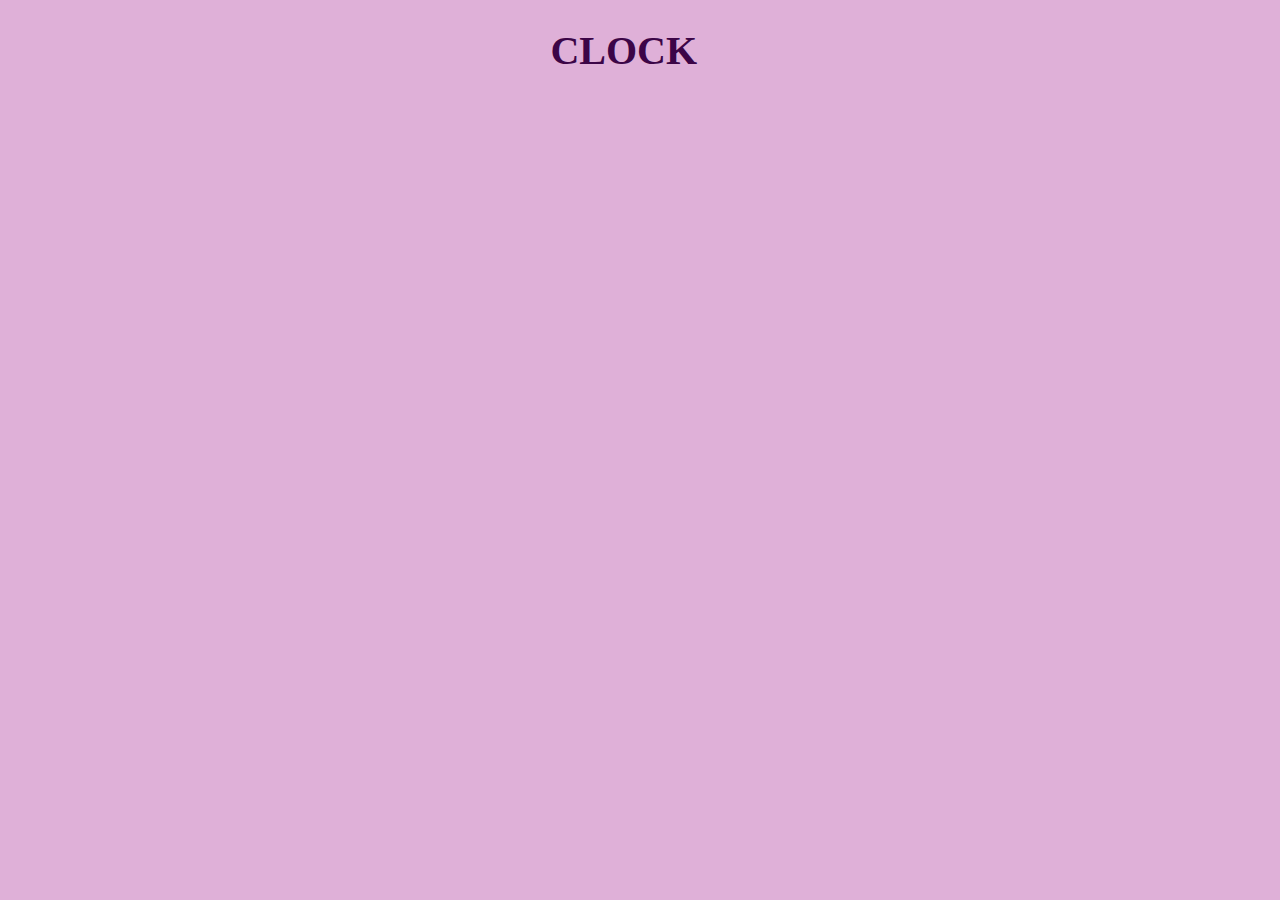
<file: lab0/index.html>
<!DOCTYPE html>
<html>

<head>
  <meta charset="utf-8">
  <link rel="stylesheet" href="css/styles.css" type="text/css">
  <script src="js/app.js"></script>
  <title>Clock</title>
</head>

<body>
  <h1>CLOCK</h1>
  <div id="clock"></div>
</body>

</html>
</file>
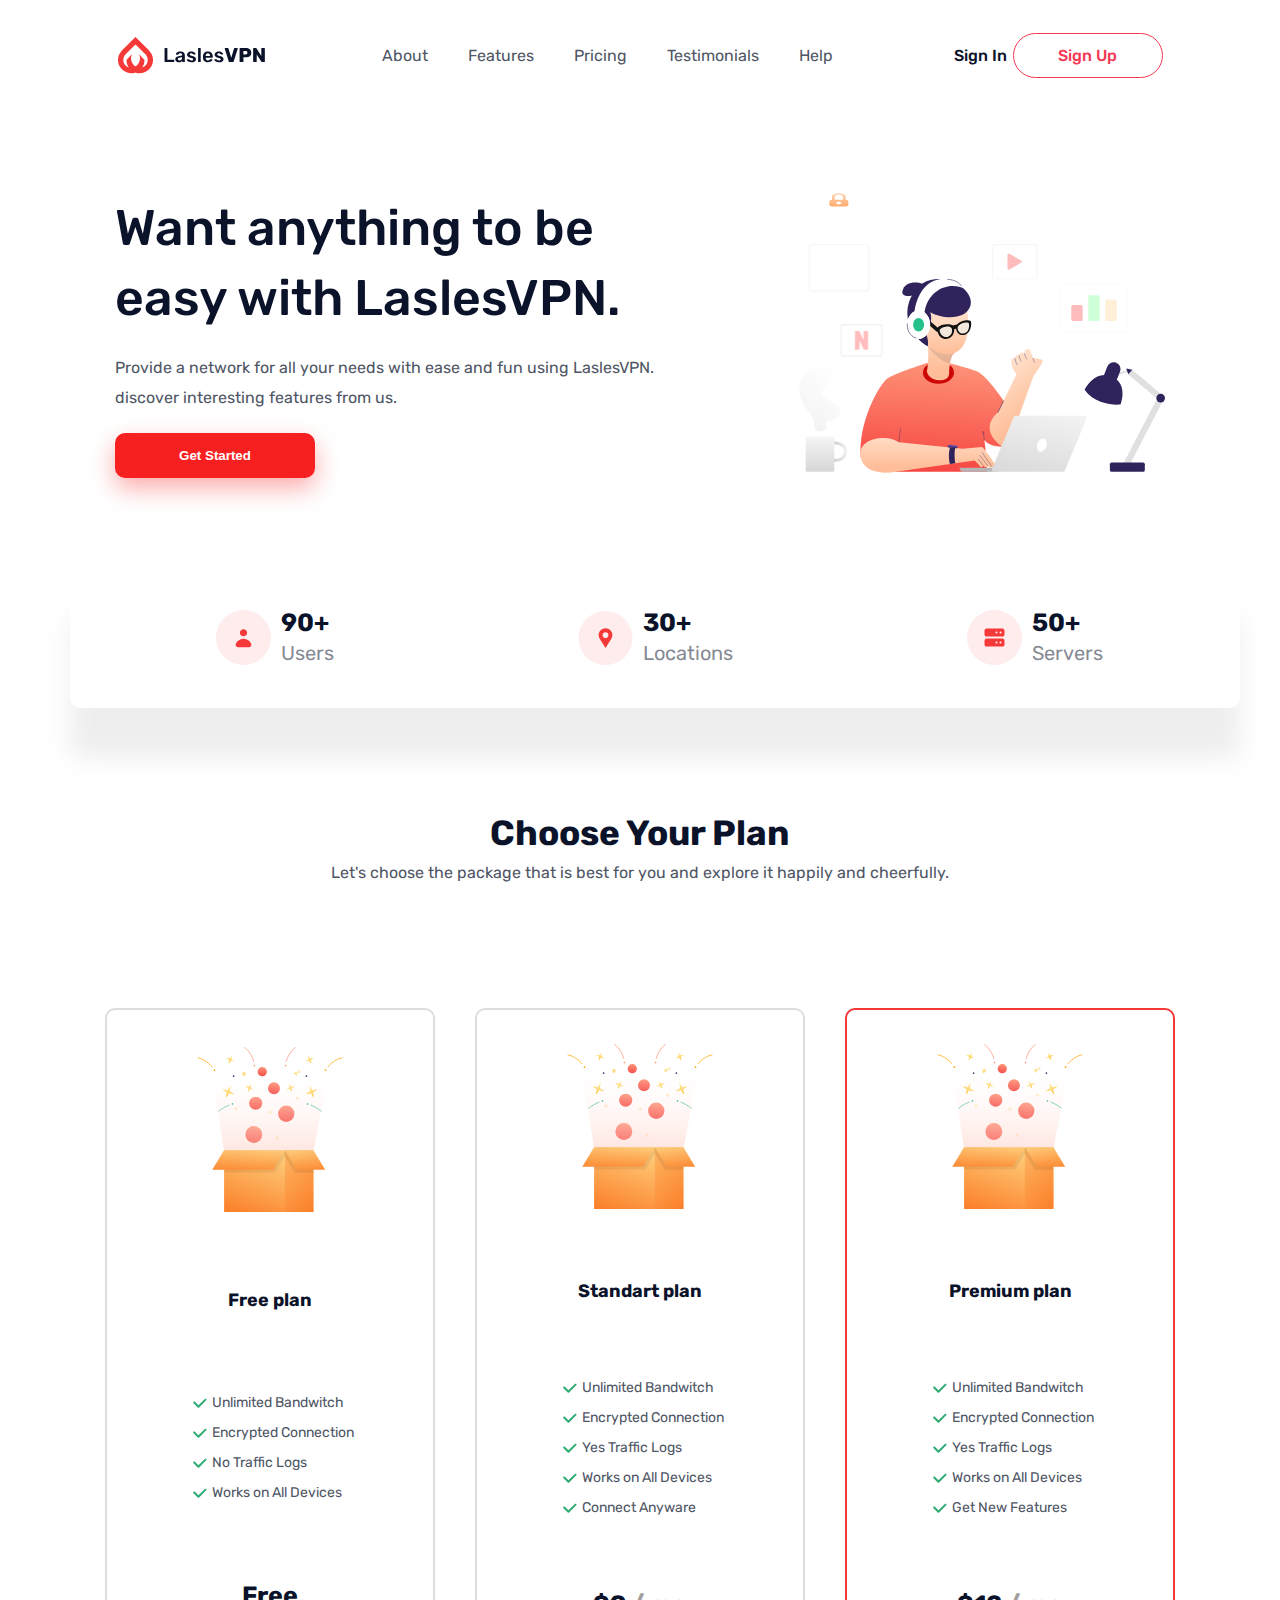
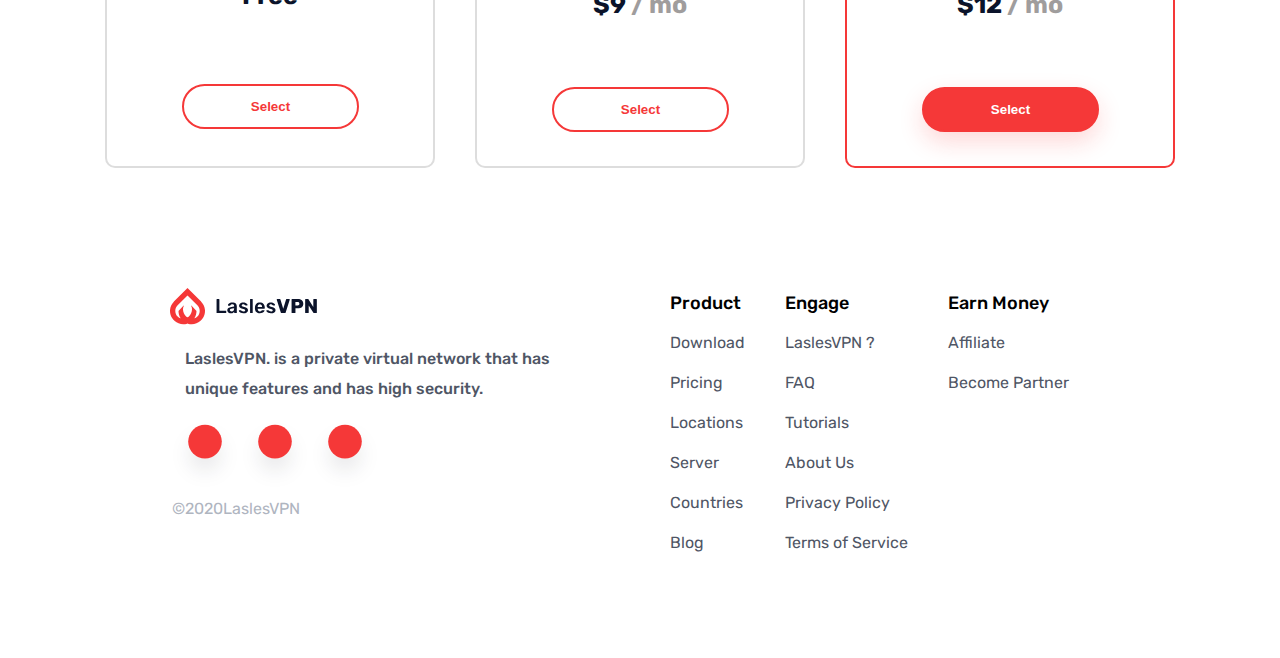
<file: lw3/index.html>
<!DOCTYPE html>
<html lang="en">
  <head>
    <meta charset="UTF-8" />
    <meta http-equiv="X-UA-Compatible" content="IE=edge" />
    <meta name="viewport" content="width=device-width, initial-scale=1.0" />
    <link rel="stylesheet" href="main.css" />
    <link rel="preconnect" href="https://fonts.gstatic.com" />
    <link
      href="https://fonts.googleapis.com/css2?family=Rubik:wght@300;400;500;600;700&display=swap"
      rel="stylesheet"
    />
    <title>Document</title>
  </head>
  <body>
    <div class="header">
      <div class="container header__container">
        <img src="images/logo.svg" class="heder__logo" alt="" />
        <div class="header__links">
          <div class="header__link">About</div>
          <div class="header__link">Features</div>
          <div class="header__link">Pricing</div>
          <div class="header__link">Testimonials</div>
          <div class="header__link">Help</div>
        </div>
        <div class="header__button">
          <button class="button button_empty">Sign In</button>
          <button class="button button_filled">Sign Up</button>
        </div>
      </div>
    </div>
    <div class="container hero">
      <div class="hero__block">
        <div class="hero__title">
          Want anything to be easy with
          <span class="bold">LaslesVPN.</span>
        </div>
        <div class="hero__text">
          Provide a network for all your needs with ease and fun using
          <span class="bold">LaslesVPN.</span>
          discover interesting features from us.
        </div>
        <button class="hero__button">Get Started</button>
      </div>
      <div class="hero__block">
        <img src="images/hero.svg" class="hero__image" alt="" />
      </div>
    </div>
    <div class="container">
      <div class="statistic">
        <div class="statistic__item">
          <img src="images/user.svg" class="statistic__img" alt="" />
          <div class="statistic__info">
            <div class="statistic__number">90+</div>
            <div class="statistic__description">Users</div>
          </div>
        </div>
        <div class="statistic__item">
          <img src="images/location.svg" class="statistic__img" alt="" />
          <div class="statistic__info">
            <div class="statistic__number">30+</div>
            <div class="statistic__description">Locations</div>
          </div>
        </div>
        <div class="statistic__item">
          <img src="images/server.svg" class="statistic__img" alt="" />
          <div class="statistic__info">
            <div class="statistic__number">50+</div>
            <div class="statistic__description">Servers</div>
          </div>
        </div>
      </div>
    </div>
    <div class="subtitle">
      <div class="subtitle__text subtitle__text_large">Choose Your Plan</div>
      <div class="subtitle__text">
        Let's choose the package that is best for you and explore it happily and cheerfully.
      </div>
    </div>
    <div class="container">
      <div class="cards">
        <div class="card">
          <img src="images/premium.svg" class="card__img" alt="" />
          <div class="card__title">Free plan</div>
          <div class="card__col">
            <div class="card__text"><img src="images/check.svg" alt="" />Unlimited Bandwitch</div>
            <div class="card__text"><img src="images/check.svg" alt="" />Encrypted Connection</div>
            <div class="card__text"><img src="images/check.svg" alt="" />No Traffic Logs</div>
            <div class="card__text"><img src="images/check.svg" alt="" />Works on All Devices</div>
          </div>
          <div class="card__price">Free</div>
          <button class="card__button">Select</button>
        </div>
        <div class="card">
          <img src="images/premium.svg" class="card__img" alt="" />
          <div class="card__title">Standart plan</div>
          <div class="card__col">
            <div class="card__text"><img src="images/check.svg" alt="" />Unlimited Bandwitch</div>
            <div class="card__text"><img src="images/check.svg" alt="" />Encrypted Connection</div>
            <div class="card__text"><img src="images/check.svg" alt="" />Yes Traffic Logs</div>
            <div class="card__text"><img src="images/check.svg" alt="" />Works on All Devices</div>
            <div class="card__text"><img src="images/check.svg" alt="" />Connect Anyware</div>
          </div>
          <div class="card__price">$9 <span class="card__text_grey">/ mo</span></div>
          <button class="card__button">Select</button>
        </div>
        <div class="card card_primary">
          <img src="images/premium.svg" class="card__img" alt="" />
          <div class="card__title">Premium plan</div>
          <div class="card__col">
            <div class="card__text"><img src="images/check.svg" alt="" />Unlimited Bandwitch</div>
            <div class="card__text"><img src="images/check.svg" alt="" />Encrypted Connection</div>
            <div class="card__text"><img src="images/check.svg" alt="" />Yes Traffic Logs</div>
            <div class="card__text"><img src="images/check.svg" alt="" />Works on All Devices</div>
            <div class="card__text"><img src="images/check.svg" alt="" />Get New Features</div>
          </div>
          <div class="card__price">$12 <span class="card__text_grey">/ mo</span></div>
          <button class="card__button card__button_fill">Select</button>
        </div>
      </div>
    </div>
    <div class="container">
      <div class="footer">
        <div class="footer__left">
          <img src="images/logo.svg" class="footer__image" alt="" />
          <div class="footer__description">
            <span class="bold">LaslesVPN.</span> is a private virtual network that has unique features and has high
            security.
          </div>
          <img src="images/ellipse.svg" class="footer__ellipse" alt="" /><img
            src="images/ellipse.svg"
            class="footer__ellipse"
            alt=""
          /><img src="images/ellipse.svg" class="footer__ellipse" alt="" />
          <div class="footer__copyright">©2020LaslesVPN</div>
        </div>
        <div class="footer__right">
          <div class="footer__col">
            <div class="footer__title bold">Product</div>
            <div class="footer__text">Download</div>
            <div class="footer__text">Pricing</div>
            <div class="footer__text">Locations</div>
            <div class="footer__text">Server</div>
            <div class="footer__text">Countries</div>
            <div class="footer__text">Blog</div>
          </div>
          <div class="footer__col">
            <div class="footer__title bold">Engage</div>
            <div class="footer__text">LaslesVPN ?</div>
            <div class="footer__text">FAQ</div>
            <div class="footer__text">Tutorials</div>
            <div class="footer__text">About Us</div>
            <div class="footer__text">Privacy Policy</div>
            <div class="footer__text">Terms of Service</div>
          </div>
          <div class="footer__col">
            <div class="footer__title bold">Earn Money</div>
            <div class="footer__text">Affiliate</div>
            <div class="footer__text">Become Partner</div>
          </div>
        </div>
      </div>
    </div>
  </body>
</html>
</file>
<file: lab0/css/styles.css>
body {
  color: #3c0547;
  font: 20px Author,cursive;
  background-color: #dfb0d8;
  margin-left: 43%;
}
#clock{
  color: #3d1796;
  font-weight: bold;
  font-size: 30px;
  margin-left: 0%;
}
</file>
<file: lw3/main.css>
.header__link {
  font-family: Rubik;
  font-style: normal;
  font-weight: normal;
  font-size: 16px;
  line-height: 19px;
  color: #4f5665;
  margin: 0 20px;
}
.header__links {
  display: flex;
  justify-content: space-around;
  align-items: center;
}
.header {
  display: flex;
  justify-content: space-around;
  padding: 15px 0;
}
.header__button {
  display: flex;
  align-items: center;
}
.container {
  max-width: 1140px;
  margin: auto;
  width: 100%;
}
.header__container {
  display: flex;
  justify-content: space-around;
  padding: 10px 0;
}
.button_filled {
  font-family: Rubik;
  font-style: normal;
  font-weight: 500;
  font-size: 16px;
  line-height: 19px;
  color: #f53855;
}
.button_empty {
  font-family: Rubik;
  font-style: normal;
  font-weight: 500;
  font-size: 16px;
  line-height: 19px;
  color: #0b132a;
  border: none;
  background-color: white;
  outline: none;
}
.button_filled {
  border: 1px solid #f53855;
  box-sizing: border-box;
  border-radius: 50px;
  background-color: white;
  width: 150px;
  height: 45px;
  outline: none;
}
.hero__title {
  font-family: Rubik;
  font-style: normal;
  font-weight: 500;
  font-size: 50px;
  line-height: 70px;
  color: #0b132a;
}
.hero__text {
  font-family: Rubik;
  font-style: normal;
  font-weight: normal;
  font-size: 16px;
  line-height: 30px;
  color: #4f5665;
  padding: 20px 0;
}
.hero__title_bold {
  font-weight: 700;
}
.hero__button {
  border: 1px solid;
  background-color: rgb(247, 31, 31);
  color: white;
  border-radius: 10px;
  padding: 15px;
  width: 200px;
  border: none;
  font-weight: bold;
  box-shadow: 0 10px 25px rgba(247, 31, 31, 0.377);
}
.hero {
  display: flex;
}
.hero__block {
  margin: 90px 45px;
}
.hero__image {
  width: 100%;
}
.statistic__description {
  font-family: Rubik;
  font-style: normal;
  font-weight: normal;
  font-size: 20px;
  line-height: 30px;
  color: #4f5665b6;
}
.statistic__number {
  font-family: Rubik;
  font-style: normal;
  font-weight: 700;
  font-size: 25px;
  line-height: 30px;
  color: #0b132a;
}
.statistic {
  display: grid;
  grid-template-columns: 1fr 1fr 1fr;
  justify-items: center;
  padding: 40px 15px;
  box-shadow: 0 50px 25px 0 rgba(143, 138, 138, 0.144);
  width: 100%;
  /* max-width: 1100px; */
  margin: auto;
  border-radius: 10px;
  background-color: white;
}
.statistic__img {
  width: 55px;
  margin-right: 10px;
}
.statistic__item {
  display: flex;
  align-items: center;
  float: right;
}
.subtitle {
  margin: 100px;
}
.subtitle__text {
  font-family: Rubik;
  font-style: normal;
  font-weight: normal;
  font-size: 16px;
  line-height: 30px;
  text-align: center;
  color: #4f5665;
}
.subtitle__text_large {
  font-family: Rubik;
  font-style: normal;
  font-weight: 700;
  font-size: 35px;
  line-height: 50px;
  text-align: center;
  color: #0b132a;
}
.cards {
  display: flex;
  justify-content: center;
}
.card {
  display: flex;
  justify-content: space-around;
  flex-direction: column;
  margin: 20px;
  width: 330px;
  height: 760px;
  background: #ffffff;
  border: 2px solid #dddddd;
  box-sizing: border-box;
  border-radius: 10px;
}
.card__img {
  height: 165px;
}
.card__col {
  display: flex;
  flex-direction: column;
}
.card__text {
  font-family: Rubik;
  font-style: normal;
  font-weight: normal;
  font-size: 14px;
  line-height: 30px;
  color: #4f5665;
  align-content: flex-start;
  display: flex;
  justify-content: flex-start;
  margin-left: 80px;
}
.card__title {
  font-family: Rubik;
  font-style: normal;
  font-weight: 700;
  font-size: 18px;
  line-height: 30px;
  text-align: center;
  color: #0b132a;
}
.card__text_grey {
  color: rgb(160, 157, 157);
}
.card__price {
  font-family: Rubik;
  font-style: normal;
  font-weight: 700;
  font-size: 25px;
  line-height: 30px;
  text-align: center;
  color: #0b132a;
}
.card__button {
  background-color: white;
  width: 177px;
  height: 45px;
  border: 2px solid #f53838;
  box-sizing: border-box;
  border-radius: 50px;
  font-weight: 700;
  color: #f53838;
  margin-left: 75px;
}
.card__button_fill {
  background-color: #f53838;
  color: white;
  box-shadow: 0 10px 25px rgba(247, 31, 31, 0.171);
}
.card_primary {
  border: 2px solid #f53838;
}
.footer {
  margin: 100px;
  display: grid;
  gap: 20px;
  grid-template-columns: 1fr 1fr;
}
.footer__text {
  font-family: Rubik;
  font-style: normal;
  font-weight: normal;
  font-size: 16px;
  line-height: 30px;
  color: #4f5665;
}
.footer__description {
  font-family: Rubik;
  font-style: normal;
  font-weight: 500;
  font-size: 16px;
  line-height: 30px;
  color: #4f5665;
  margin: 15px;
  width: 400px;
}
.footer__ellipse {
  width: 70px;
}
.footer__copyright {
  width: 132px;
  height: 30px;
  font-family: Rubik;
  font-style: normal;
  font-weight: normal;
  font-size: 16px;
  line-height: 30px;
  text-align: center;
  color: #afb5c0;
}
.footer__right {
  display: flex;
  flex-direction: row;
}
.footer__col {
  display: grid;
  align-content: flex-start;
  gap: 10px;
  margin: 0 20px;
}
.footer__title {
  font-family: Rubik;
  font-style: normal;
  font-weight: 500;
  font-size: 18px;
  line-height: 30px;
}
</file>
